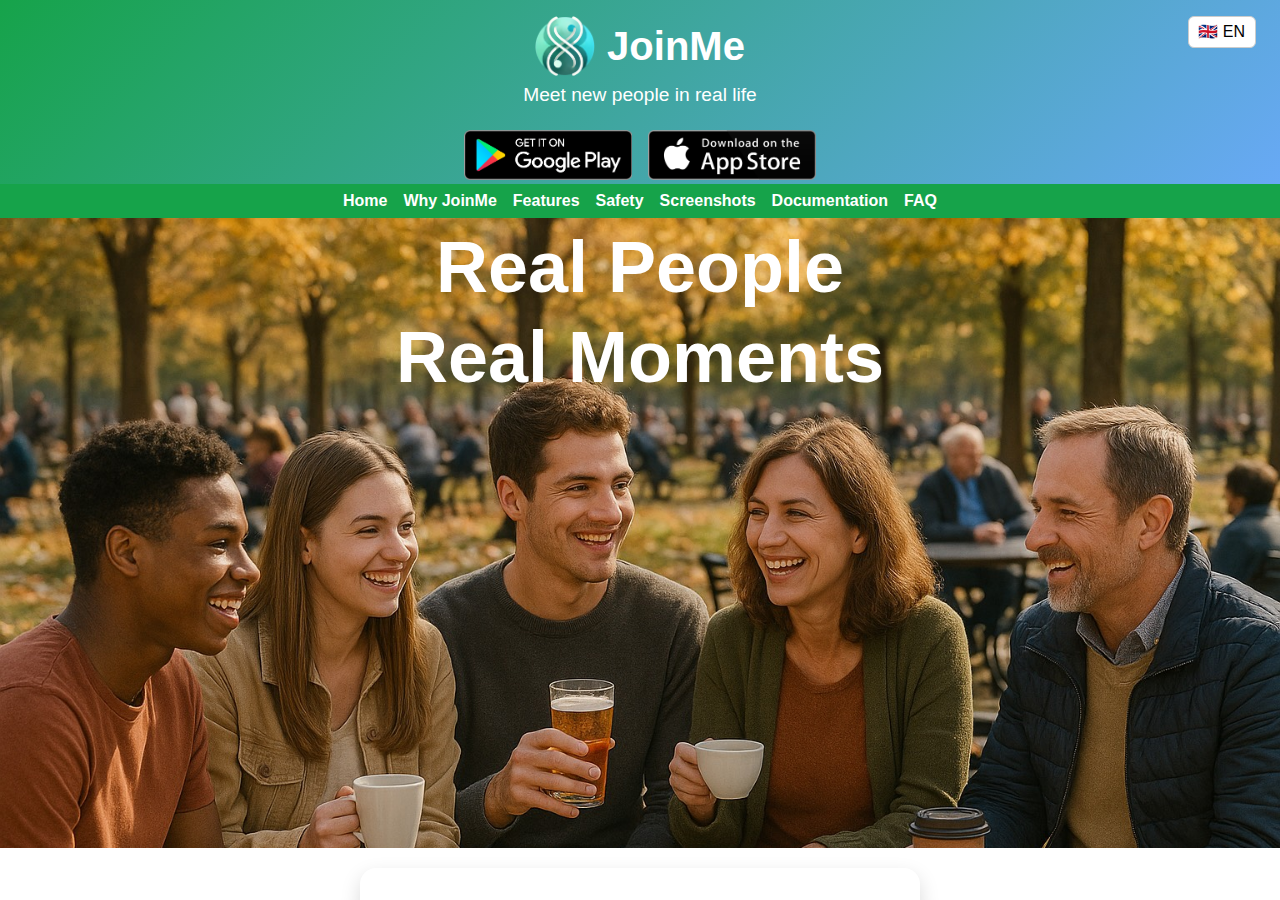
<file: index.html>
<!DOCTYPE html>
<html lang="en">
<head>
    <meta charset="UTF-8"/>
    <title data-i18n="webTitle">JoinMe | Meet New People</title>
    <link rel="icon" href="images/icon16.png" type="image/png">
    <meta name="viewport" content="width=device-width, initial-scale=1.0"/>
    <link rel="stylesheet" href="css/style.css?v=3"/>
</head>
<body>

<header>
    <div class="lang-menu">
        <select id="langSelector" onchange="setLang(this.value)">
            <option value="en">🇬🇧 EN</option>
            <option value="de">🇩🇪 DE</option>
        </select>
    </div>

    <div class="branding">
        <img src="images/logo.png" alt="JoinMe App Logo" class="logo"/>
        <h1 data-i18n="title">JoinMe</h1>
    </div>
    <p data-i18n="subtitle">Meet new people in real life</p>

    <div class="store-buttons">
        <a href="https://play.google.com/store/apps/details?id=YOUR_APP_ID" target="_blank">
            <img src="images/google-play.png" alt="Get it on Google Play" class="store-badge"/>
        </a>
        <a href="https://apps.apple.com/app/idYOUR_APP_ID" target="_blank">
            <img src="images/app-store.png" alt="Download on the App Store" class="store-badge"/>
        </a>
    </div>
    <nav>
        <a href="index.html" data-i18n="nav.home">Home</a>
        <a href="why.html" data-i18n="nav.why">Why JoinMe</a>
        <a href="how.html" data-i18n="nav.how">Features</a>
        <a href="safety.html" data-i18n="nav.safety">Safety</a>
        <a href="screenshots.html" data-i18n="nav.screenshots">Screenshots</a>
        <a href="documentation.html" data-i18n="nav.documentation">Documentation</a>
        <a href="faq.html" data-i18n="nav.faq">FAQ</a>
    </nav>
</header>


<div class="main-content">
    <div class="hero">
        <h1 data-i18n="title1">Real People</h1>
        <h1 data-i18n="title2">Real Moments</h1>
    </div>
    <div style="display: flex; flex-direction: column; gap: 2rem; align-items: center; justify-content: center; padding: 20px">
        <div class="hero-card">
            <p data-i18n="index.heroP1">In a world glued to screens, real human interaction has never been more
                important.</p>
            <img src="images/image_1.png" alt="People interacting" class="hero-image">
        </div>
        <div class="hero-card">
            <p>
                <span class="app-name">JoinMe </span>
                <span data-i18n="index.heroP2">is on a mission to turn technology into a bridge for meaningful, real-life connections.</span>
            </p>
            <img src="images/image_2.png" alt="People interacting" class="hero-image">
        </div>
        <div class="hero-card">
            <p data-i18n="index.heroP3">
                <span data-i18n="index.heroP3a">At</span> <span class="app-name">JoinMe</span> <span data-i18n="index.heroP3b">, it all starts with you — host activities or join inspiring ones around you. Like the idea? Download the app and dive in.</span>
                        </p>
            <div class="download-buttons">
                <a href="https://apps.apple.com" target="_blank">
                    <img src="images/app-store.png" alt="Download on the App Store">
                </a>
                <a href="https://play.google.com" target="_blank">
                    <img src="images/google-play.png" alt="Get it on Google Play">
                </a>
            </div>
        </div>

        <div class="why-intro">
            <p>You are the heart of JoinMe — start your own activities or discover and join the ones that inspire
                ayou.</p>

        </div>
    </div>
    <footer>
        <a href="privacy-policy.html" target="_blank" data-i18n="footer.privacyLink">Privacy Policy</a>
        <a href="terms.html" target="_blank" data-i18n="footer.termsLink">Terms</a>
        <a href="mailto:support@join-me-app.com" data-i18n="footer.contact">Contact</a>:
        <span class="support-email">support@join-me-app.com</span>
    </footer>
</div>


<script src="js/en.js?v=3"></script>
<script src="js/de.js?v=3"></script>
<script src="js/main.js?v=3"></script>
</body>
</html>
</file>
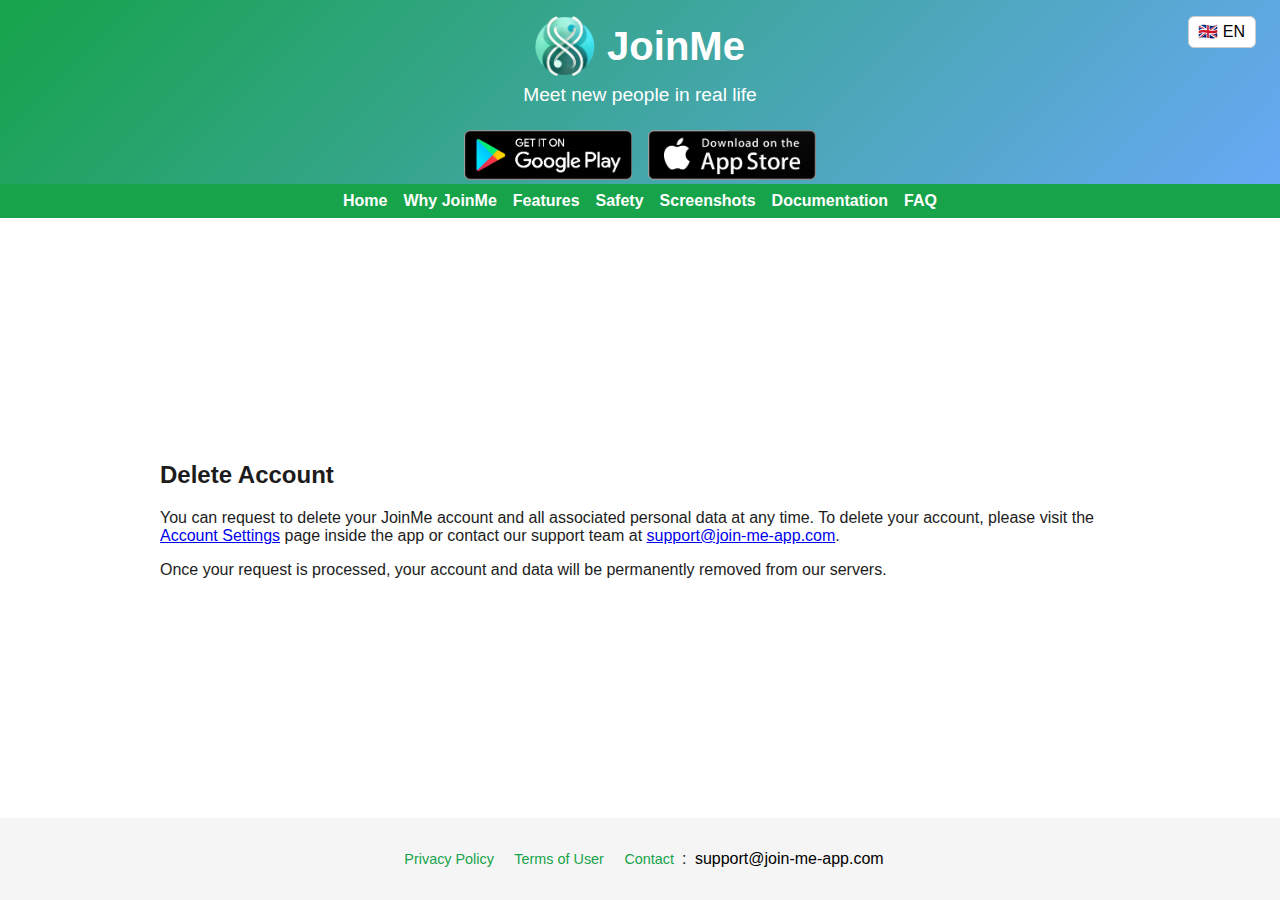
<file: documentation.html>
<!DOCTYPE html>
<html lang="en">
<head>
    <meta charset="UTF-8"/>
    <title data-i18n="webTitle">JoinMe | Meet New People</title>
        <link rel="icon" href="images/icon16.png" type="image/png">
    <title data-i18n="webTitle">JoinMe | Meet New People</title>
        <link rel="icon" href="images/icon16.png" type="image/png">
    <title>Why JoinMe</title>
    <meta name="viewport" content="width=device-width, initial-scale=1.0"/>
    <link rel="stylesheet" href="css/style.css?v=3"/>
</head>
<body>

<header>
    <div class="lang-menu">
        <select id="langSelector" onchange="setLang(this.value)">
            <option value="en">🇬🇧 EN</option>
            <option value="de">🇩🇪 DE</option>
        </select>
    </div>

    <div class="branding">
        <img src="images/logo.png" alt="JoinMe App Logo" class="logo"/>
        <h1 data-i18n="title">JoinMe</h1>
    </div>
    <p data-i18n="subtitle">Meet new people in real life</p>

    <div class="store-buttons">
        <a href="https://play.google.com/store/apps/details?id=YOUR_APP_ID" target="_blank">
            <img src="images/google-play.png" alt="Get it on Google Play" class="store-badge"/>
        </a>
        <a href="https://apps.apple.com/app/idYOUR_APP_ID" target="_blank">
            <img src="images/app-store.png" alt="Download on the App Store" class="store-badge"/>
        </a>
    </div>

    <nav>
        <a href="index.html" data-i18n="nav.home">Home</a>
        <a href="why.html" data-i18n="nav.why">Why JoinMe</a>
        <a href="how.html" data-i18n="nav.how">Features</a>
        <a href="safety.html" data-i18n="nav.safety">Safety</a>
        <a href="screenshots.html" data-i18n="nav.screenshots">Screenshots</a>
        <a href="documentation.html" data-i18n="nav.documentation">Documentation</a>  <!-- New link here -->
        <a href="faq.html" data-i18n="nav.faq">FAQ</a>
    </nav>
</header>

<div class="section">
    <h2 id="delete-account">Delete Account</h2>
    <p>
        You can request to delete your JoinMe account and all associated personal data at any time.
        To delete your account, please visit the <a href="/account-settings.html">Account Settings</a> page inside the
        app or contact our support team at
        <a href="mailto:support@join-me-app.com">support@join-me-app.com</a>.
    </p>
    <p>
        Once your request is processed, your account and data will be permanently removed from our servers.
    </p>
</div>
<footer>
    <a href="privacy-policy.html" target="_blank" data-i18n="footer.privacyLink">Privacy Policy</a>
    <a href="terms.html" target="_blank" data-i18n="footer.termsLink">Terms</a>
    <a href="mailto:support@join-me-app.com" data-i18n="footer.contact">Contact</a>:
    <span class="support-email">support@join-me-app.com</span>
</footer>
<script src="js/en.js?v=3"></script>
<script src="js/de.js?v=3"></script>
<script src="js/main.js?v=3"></script>
</body>
</html>
</file>
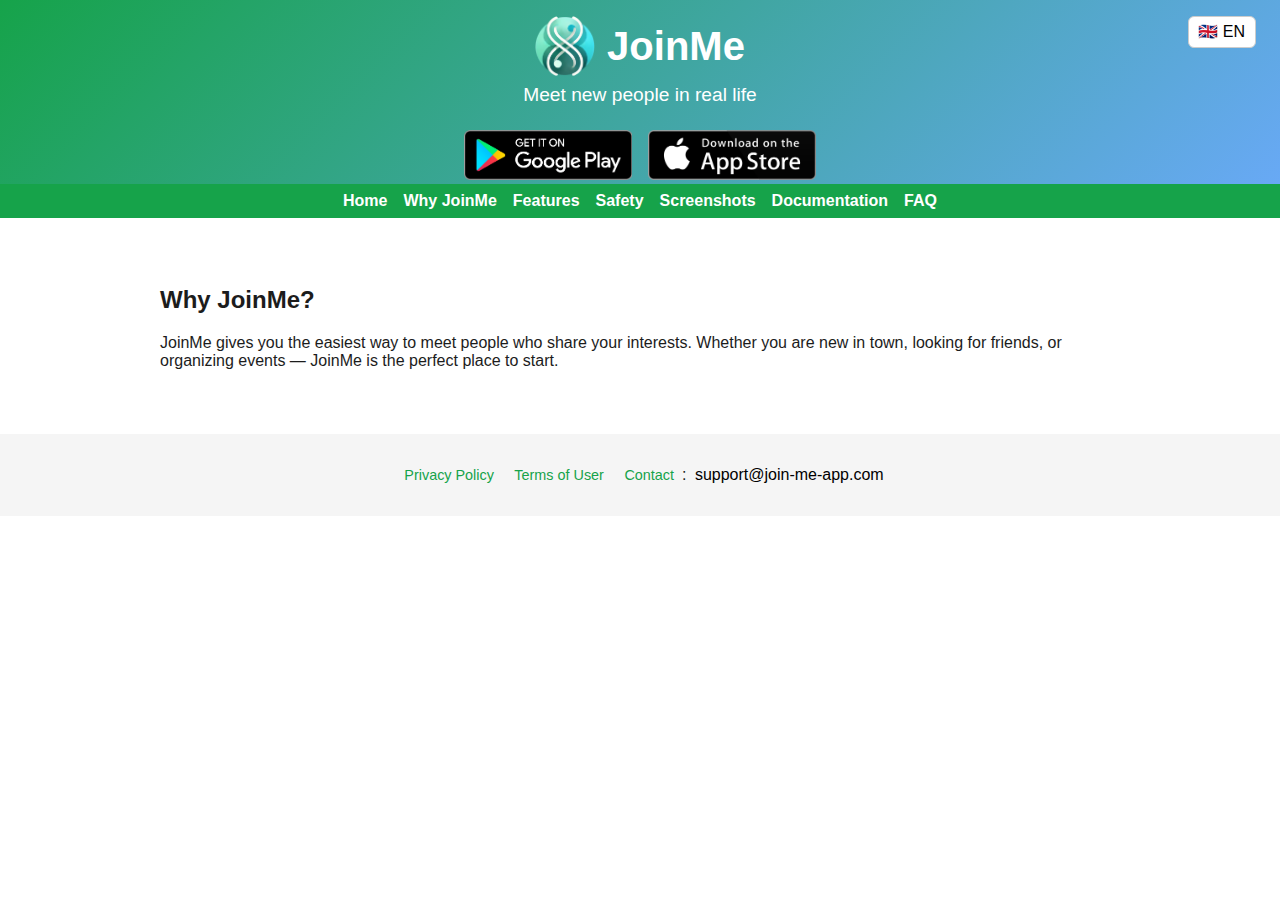
<file: faq.html>
<!DOCTYPE html>
<html lang="en">
<head>
    <meta charset="UTF-8"/>
    <title data-i18n="webTitle">JoinMe | Meet New People</title>
    <link rel="icon" href="images/icon16.png" type="image/png">
    <title>Why JoinMe</title>
    <meta name="viewport" content="width=device-width, initial-scale=1.0"/>
    <link rel="stylesheet" href="css/style.css?v=3"/>
</head>
<body>

<header>
    <div class="lang-menu">
        <select id="langSelector" onchange="setLang(this.value)">
            <option value="en">🇬🇧 EN</option>
            <option value="de">🇩🇪 DE</option>
        </select>
    </div>

    <div class="branding">
        <img src="images/logo.png" alt="JoinMe App Logo" class="logo"/>
        <h1 data-i18n="title">JoinMe</h1>
    </div>
    <p data-i18n="subtitle">Meet new people in real life</p>

    <div class="store-buttons">
        <a href="https://play.google.com/store/apps/details?id=YOUR_APP_ID" target="_blank">
            <img src="images/google-play.png" alt="Get it on Google Play" class="store-badge"/>
        </a>
        <a href="https://apps.apple.com/app/idYOUR_APP_ID" target="_blank">
            <img src="images/app-store.png" alt="Download on the App Store" class="store-badge"/>
        </a>
    </div>
    <nav>
        <a href="index.html" data-i18n="nav.home">Home</a>
        <a href="why.html" data-i18n="nav.why">Why JoinMe</a>
        <a href="how.html" data-i18n="nav.how">Features</a>
        <a href="safety.html" data-i18n="nav.safety">Safety</a>
        <a href="screenshots.html" data-i18n="nav.screenshots">Screenshots</a>
        <a href="documentation.html" data-i18n="nav.documentation">Documentation</a>  <!-- New link here -->
        <a href="faq.html" data-i18n="nav.faq">FAQ</a>
    </nav>
</header>

<div class="main-content">
<div class="section">
    <h2 data-i18n="why.title">Why JoinMe?</h2>
    <p data-i18n="why.text">
        JoinMe gives you the easiest way to meet people who share your interests. Whether you are new in town, looking
        for friends, or organizing events — JoinMe is the perfect place to start.
    </p>
</div>
<footer>
    <a href="privacy-policy.html" target="_blank" data-i18n="footer.privacyLink">Privacy Policy</a>
    <a href="terms.html" target="_blank" data-i18n="footer.termsLink">Terms</a>
    <a href="mailto:support@join-me-app.com" data-i18n="footer.contact">Contact</a>:
    <span class="support-email">support@join-me-app.com</span>
</footer>
</div>
<script src="js/en.js?v=3"></script>
<script src="js/de.js?v=3"></script>
<script src="js/main.js?v=3"></script>
</body>
</html>
</file>
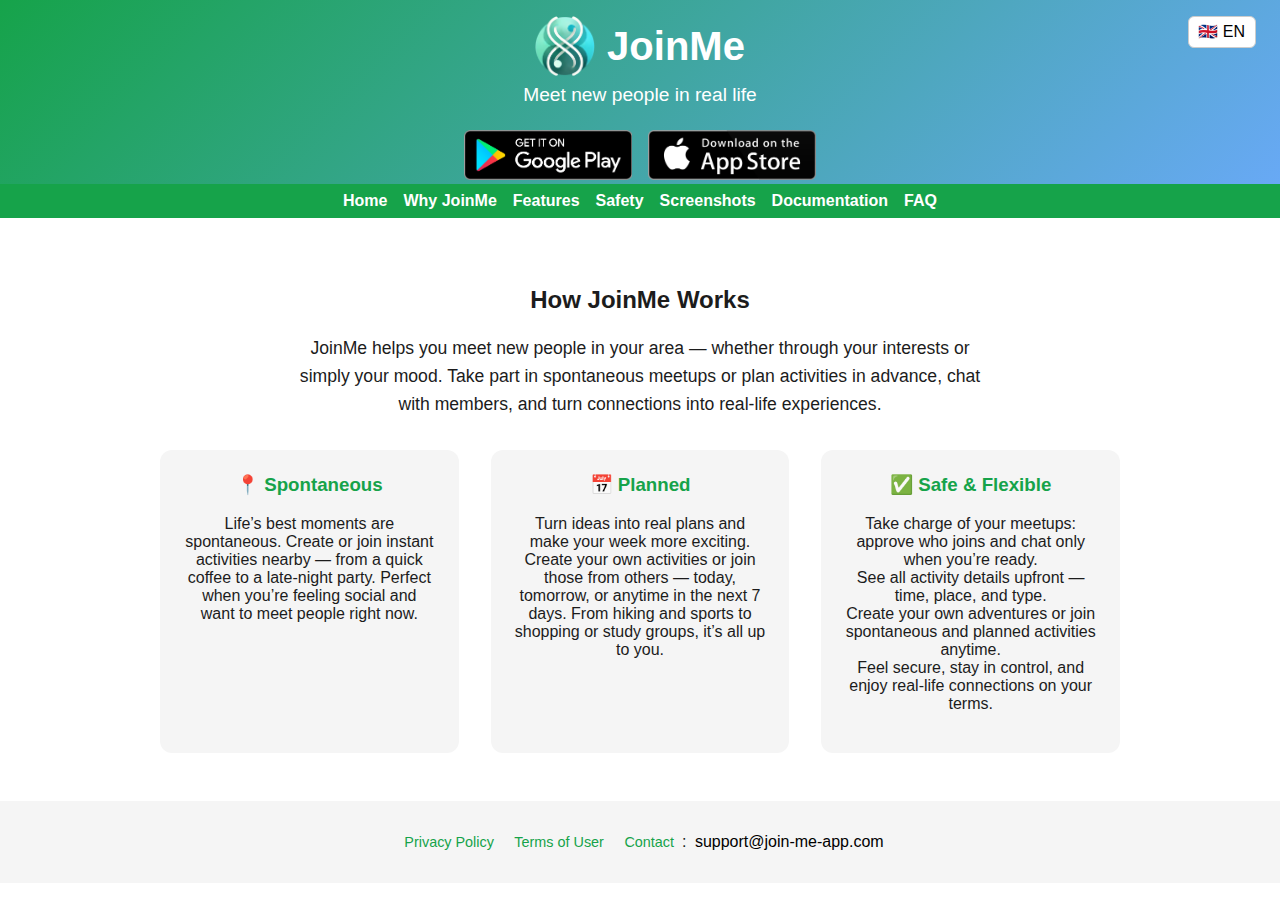
<file: how.html>
<!DOCTYPE html>
<html lang="en">
<head>
    <meta charset="UTF-8"/>
    <title data-i18n="webTitle">JoinMe | Meet New People</title>
    <link rel="icon" href="images/icon16.png" type="image/png">
    <meta name="viewport" content="width=device-width, initial-scale=1.0"/>
    <link rel="stylesheet" href="css/style.css?v=3"/>
</head>
<body>

<header>
    <div class="lang-menu">
        <select id="langSelector" onchange="setLang(this.value)">
            <option value="en">🇬🇧 EN</option>
            <option value="de">🇩🇪 DE</option>
        </select>
    </div>

    <div class="branding">
        <img src="images/logo.png" alt="JoinMe App Logo" class="logo"/>
        <h1 data-i18n="title">JoinMe</h1>
    </div>
    <p data-i18n="subtitle">Meet new people in real life</p>

    <div class="store-buttons">
        <a href="https://play.google.com/store/apps/details?id=YOUR_APP_ID" target="_blank">
            <img src="images/google-play.png" alt="Get it on Google Play" class="store-badge"/>
        </a>
        <a href="https://apps.apple.com/app/idYOUR_APP_ID" target="_blank">
            <img src="images/app-store.png" alt="Download on the App Store" class="store-badge"/>
        </a>
    </div>
    <nav>
        <a href="index.html" data-i18n="nav.home">Home</a>
        <a href="why.html" data-i18n="nav.why">Why JoinMe</a>
        <a href="how.html" data-i18n="nav.how">Features</a>
        <a href="safety.html" data-i18n="nav.safety">Safety</a>
        <a href="screenshots.html" data-i18n="nav.screenshots">Screenshots</a>
        <a href="documentation.html" data-i18n="nav.documentation">Documentation</a>  <!-- New link here -->
        <a href="faq.html" data-i18n="nav.faq">FAQ</a>

    </nav>
</header>

<div class="main-content">
    <div class="section why-joinme">
        <h2 data-i18n="index.heading">How JoinMe Works</h2>
       <div class="why-intro">
           <p data-i18n="index.description" >
               JoinMe helps you meet new people in your area — whether through your interests or simply your mood. Take part in spontaneous meetups or plan activities in advance, chat with members, and turn connections into real-life experiences.
           </p>
       </div>

        <div class="features">
            <div class="feature">
                <h3 data-i18n="feature1Title">📍 Spontaneous</h3>
                <p data-i18n="feature1Text">Life’s best moments are spontaneous. Create or join instant activities
                    nearby —
                    from a quick coffee to a late-night party. Perfect when you’re feeling social and want to meet
                    people
                    right now.</p>
            </div>
            <div class="feature">
                <h3 data-i18n="feature2Title">📅 Planned</h3>
                <p data-i18n="feature2Text">Turn ideas into real plans and make your week more exciting. Create your own
                    activities or join those from others — today, tomorrow, or anytime in the next 7 days. From hiking
                    and
                    sports to shopping or study groups, it’s all up to you.</p>
            </div>
            <div class="feature">
                <h3 data-i18n="feature3Title">✅ Safe & Flexible</h3>
                <p data-i18n="feature3Text">Take charge of your meetups: approve who joins and chat only when you’re
                    ready.
                    See all activity details upfront — time, place, and type.
                    Create your own adventures or join spontaneous and planned activities anytime.
                    Feel secure, stay in control, and enjoy real-life connections on your terms.</p>
            </div>
        </div>
    </div>

    <footer>
        <a href="privacy-policy.html" target="_blank" data-i18n="footer.privacyLink">Privacy Policy</a>
        <a href="terms.html" target="_blank" data-i18n="footer.termsLink">Terms</a>
        <a href="mailto:support@join-me-app.com" data-i18n="footer.contact">Contact</a>:
        <span class="support-email">support@join-me-app.com</span>
    </footer>
</div>
<script src="js/en.js?v=3"></script>
<script src="js/de.js?v=3"></script>
<script src="js/main.js?v=3"></script>
</body>
</html>
</file>
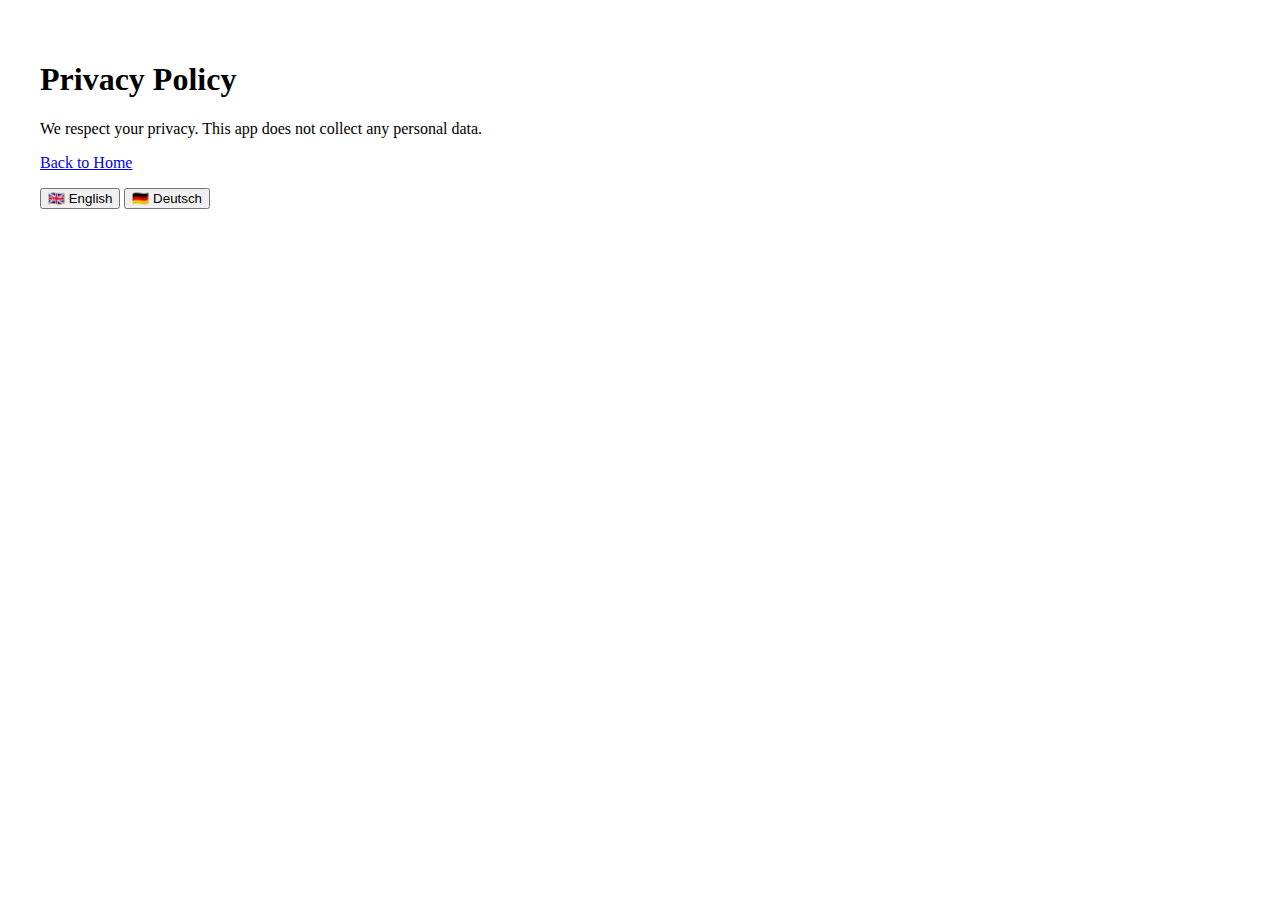
<file: privacy-policy.html>
<!DOCTYPE html>
<html lang="en">
<head>
  <meta charset="UTF-8" />
  <title>Privacy Policy – JoinMe</title>
  <script src="lang.js" defer></script>
</head>
<body>
  <div style="padding: 2em;">
    <h1 data-en="Privacy Policy" data-de="Datenschutzerklärung"></h1>
    <p data-en="We respect your privacy. This app does not collect any personal data."
       data-de="Wir respektieren Ihre Privatsphäre. Diese App sammelt keine persönlichen Daten."></p>

    <p><a href="/" data-en="Back to Home" data-de="Zurück zur Startseite"></a></p>

    <div>
      <button data-set-lang="en">🇬🇧 English</button>
      <button data-set-lang="de">🇩🇪 Deutsch</button>
    </div>
  </div>
</body>
</html>
</file>
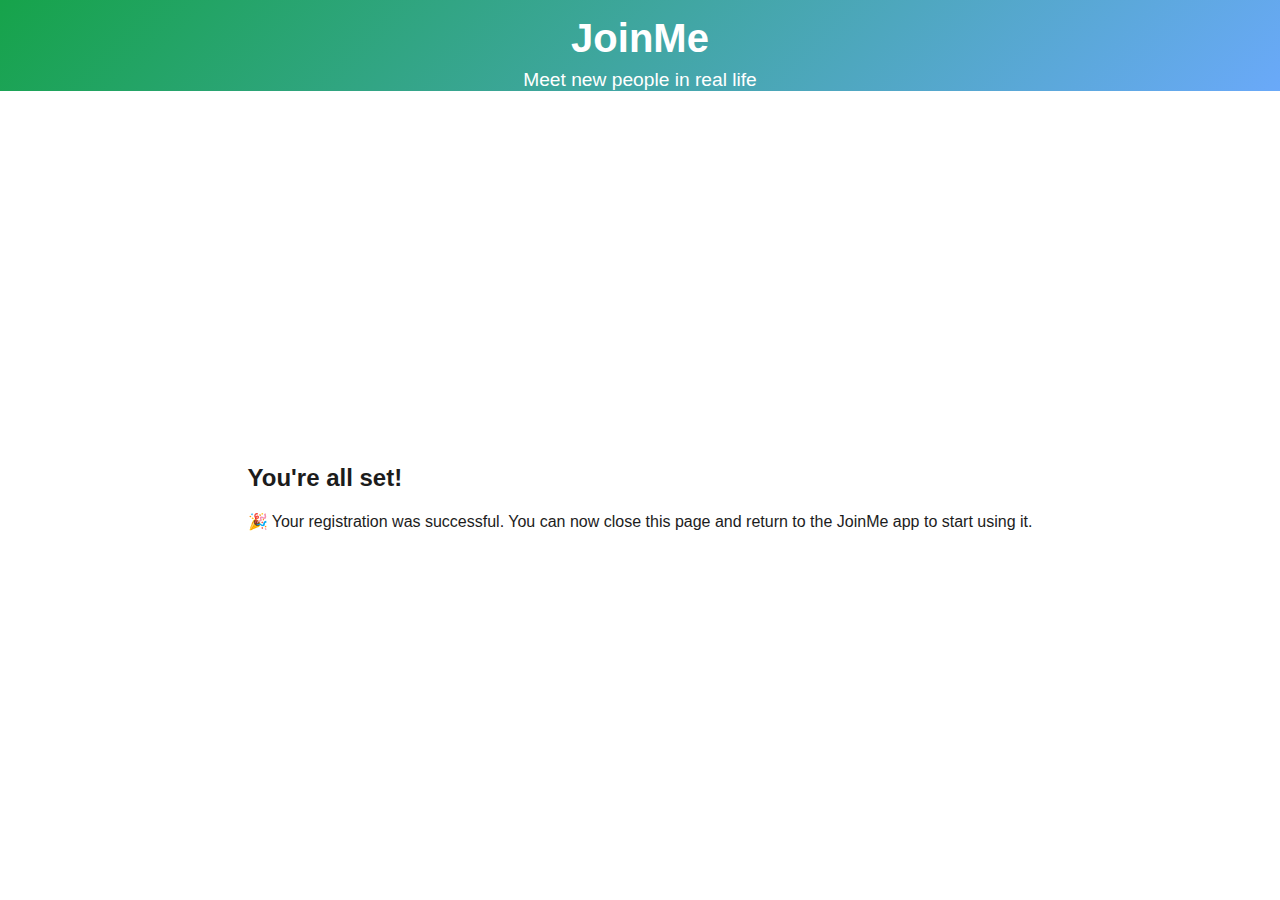
<file: registration.html>
<!DOCTYPE html>
<html lang="en">
<head>
    <meta charset="UTF-8"/>
    <title data-i18n="webTitle">JoinMe | Meet New People</title>
    <link rel="icon" href="images/icon16.png" type="image/png">
    <title data-i18n="registered.pageTitle">Registration Successful</title>
    <meta name="viewport" content="width=device-width, initial-scale=1.0"/>
    <link rel="stylesheet" href="css/style.css?v=3"/>
</head>
<body>

<header>
    <h1 data-i18n="title">JoinMe</h1>
    <p data-i18n="subtitle">Meet new people in real life</p>
</header>

<div class="section">
    <h2 data-i18n="registered.title">You're all set!</h2>
    <p data-i18n="registered.text">
        🎉 Your registration was successful. You can now close this page and return to the JoinMe app to start using it.
    </p>
</div>

<script src="js/en.js?v=3"></script>
<script src="js/de.js?v=3"></script>
<script src="js/main.js?v=3"></script>
<script>
    const urlParams = new URLSearchParams(window.location.search);
    const lang = urlParams.get('lang') || 'en';
    setLang(lang);
</script>
</body>
</html>
</file>
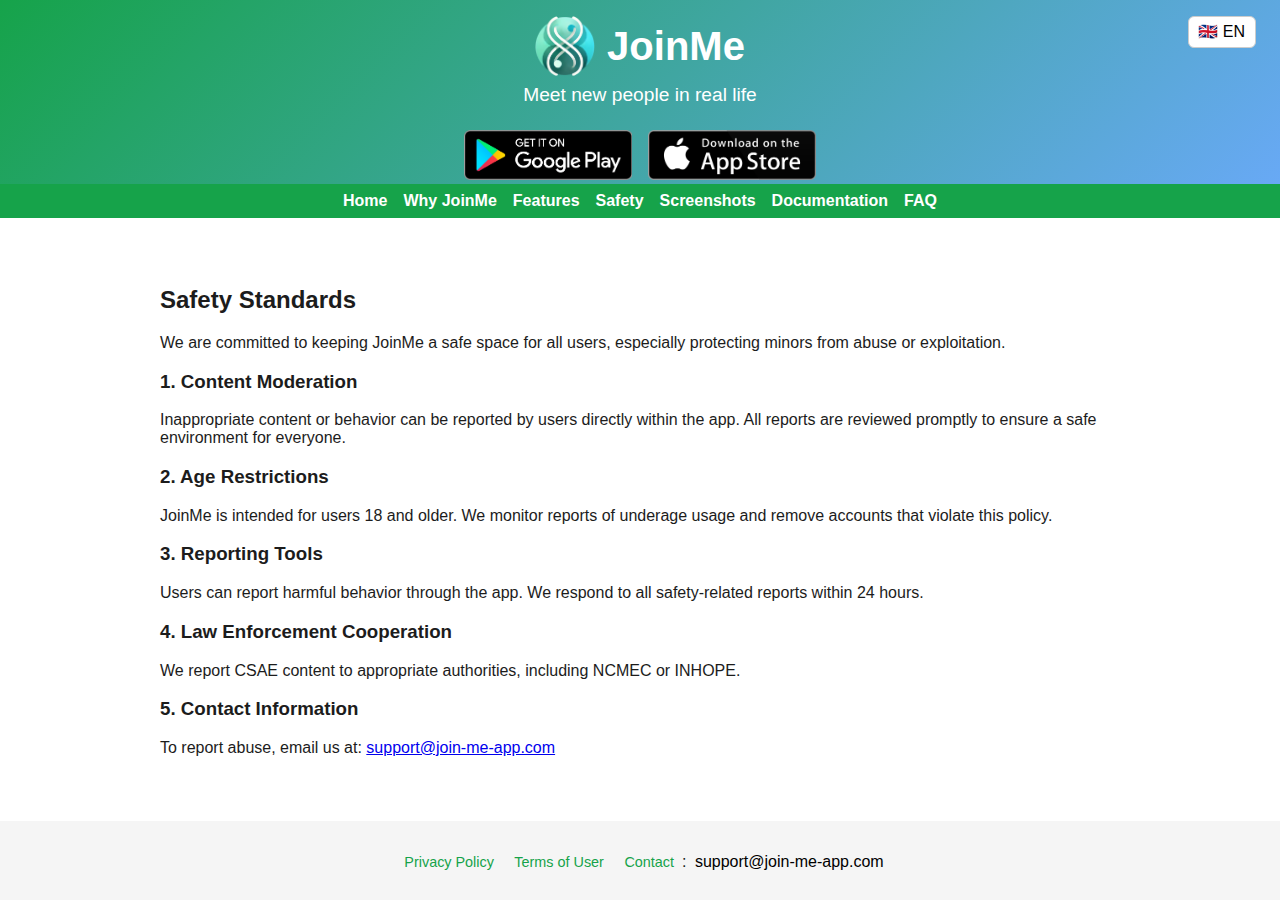
<file: safety.html>
<!DOCTYPE html>
<html lang="en">
<head>
    <meta charset="UTF-8"/>
    <title data-i18n="webTitle">JoinMe | Meet New People</title>
    <link rel="icon" href="images/icon16.png" type="image/png">
    <title data-i18n="safety.title">Safety Standards</title>
    <meta name="viewport" content="width=device-width, initial-scale=1.0"/>
    <link rel="stylesheet" href="css/style.css?v=3"/>
</head>
<body>

<header>
    <div class="lang-menu">
        <select id="langSelector" onchange="setLang(this.value)">
            <option value="en">🇬🇧 EN</option>
            <option value="de">🇩🇪 DE</option>
        </select>
    </div>

    <div class="branding">
        <img src="images/logo.png" alt="JoinMe App Logo" class="logo"/>
        <h1 data-i18n="title">JoinMe</h1>
    </div>
    <p data-i18n="subtitle">Meet new people in real life</p>

    <div class="store-buttons">
        <a href="https://play.google.com/store/apps/details?id=YOUR_APP_ID" target="_blank">
            <img src="images/google-play.png" alt="Get it on Google Play" class="store-badge"/>
        </a>
        <a href="https://apps.apple.com/app/idYOUR_APP_ID" target="_blank">
            <img src="images/app-store.png" alt="Download on the App Store" class="store-badge"/>
        </a>
    </div>
    <nav>
        <a href="index.html" data-i18n="nav.home">Home</a>
        <a href="why.html" data-i18n="nav.why">Why JoinMe</a>
        <a href="how.html" data-i18n="nav.how">Features</a>
        <a href="safety.html" data-i18n="nav.safety">Safety</a>
        <a href="screenshots.html" data-i18n="nav.screenshots">Screenshots</a>
        <a href="documentation.html" data-i18n="nav.documentation">Documentation</a>
        <a href="faq.html" data-i18n="nav.faq">FAQ</a>
    </nav>
</header>

<div class="main-content">
<main class="section">
    <h2 data-i18n="safety.title">Safety Standards</h2>

    <p data-i18n="safety.intro">
        We are committed to keeping JoinMe a safe space for all users, especially protecting minors from abuse or
        exploitation.
    </p>

    <h3 data-i18n="safety.section1.title">1. Content Moderation</h3>
    <p data-i18n="safety.section1.text">
        All content is monitored using automated tools and human moderation. Inappropriate content is promptly removed.
    </p>

    <h3 data-i18n="safety.section2.title">2. Age Restrictions</h3>
    <p data-i18n="safety.section2.text">
        JoinMe is intended for users 18 and older. We monitor reports of underage usage and remove accounts that violate
        this policy.
    </p>

    <h3 data-i18n="safety.section3.title">3. Reporting Tools</h3>
    <p data-i18n="safety.section3.text">
        Users can report harmful behavior through the app. We respond to all safety-related reports within 24 hours.
    </p>

    <h3 data-i18n="safety.section4.title">4. Law Enforcement Cooperation</h3>
    <p data-i18n="safety.section4.text">
        We report CSAE content to appropriate authorities, including NCMEC or INHOPE.
    </p>

    <h3 data-i18n="safety.section5.title">5. Contact Information</h3>
    <p>
        <span data-i18n="safety.section5.text">To report abuse, email us at</span>: <a
            href="mailto:support@join-me-app.com">support@join-me-app.com</a>
    </p>
</main>

<footer>
    <a href="privacy-policy.html" target="_blank" data-i18n="footer.privacyLink">Privacy Policy</a>
    <a href="terms.html" target="_blank" data-i18n="footer.termsLink">Terms</a>
    <a href="mailto:support@join-me-app.com" data-i18n="footer.contact">Contact</a>:
    <span class="support-email">support@join-me-app.com</span>
</footer>
</div>

<script src="js/en.js?v=3"></script>
<script src="js/de.js?v=3"></script>
<script src="js/main.js?v=3"></script>
</body>
</html>
</file>
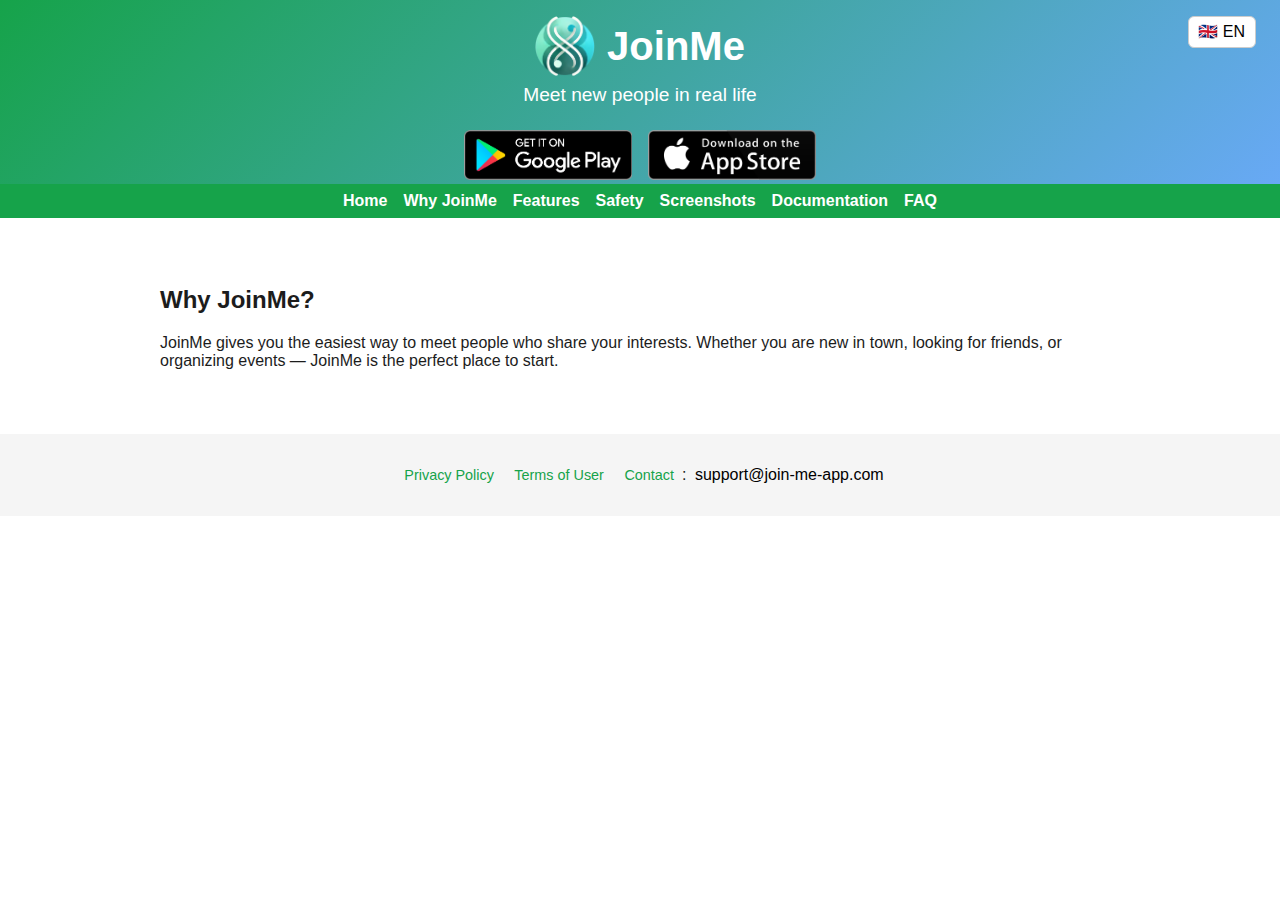
<file: screenshots.html>
<!DOCTYPE html>
<html lang="en">
<head>
    <meta charset="UTF-8"/>
    <title data-i18n="webTitle">JoinMe | Meet New People</title>
    <link rel="icon" href="images/icon16.png" type="image/png">
    <title>Why JoinMe</title>
    <meta name="viewport" content="width=device-width, initial-scale=1.0"/>
    <link rel="stylesheet" href="css/style.css?v=3"/>
</head>
<body>

<header>
    <div class="lang-menu">
        <select id="langSelector" onchange="setLang(this.value)">
            <option value="en">🇬🇧 EN</option>
            <option value="de">🇩🇪 DE</option>
        </select>
    </div>

    <div class="branding">
        <img src="images/logo.png" alt="JoinMe App Logo" class="logo"/>
        <h1 data-i18n="title">JoinMe</h1>
    </div>
    <p data-i18n="subtitle">Meet new people in real life</p>

    <div class="store-buttons">
        <a href="https://play.google.com/store/apps/details?id=YOUR_APP_ID" target="_blank">
            <img src="images/google-play.png" alt="Get it on Google Play" class="store-badge"/>
        </a>
        <a href="https://apps.apple.com/app/idYOUR_APP_ID" target="_blank">
            <img src="images/app-store.png" alt="Download on the App Store" class="store-badge"/>
        </a>
    </div>
    <nav>
        <a href="index.html" data-i18n="nav.home">Home</a>
        <a href="why.html" data-i18n="nav.why">Why JoinMe</a>
        <a href="how.html" data-i18n="nav.how">Features</a>
        <a href="safety.html" data-i18n="nav.safety">Safety</a>
        <a href="screenshots.html" data-i18n="nav.screenshots">Screenshots</a>
        <a href="documentation.html" data-i18n="nav.documentation">Documentation</a>  <!-- New link here -->
        <a href="faq.html" data-i18n="nav.faq">FAQ</a>
    </nav>
</header>
<div class="main-content">
<div class="section">
    <h2 data-i18n="why.title">Why JoinMe?</h2>
    <p data-i18n="why.text">
        JoinMe gives you the easiest way to meet people who share your interests. Whether you are new in town, looking
        for friends, or organizing events — JoinMe is the perfect place to start.
    </p>
</div>
<footer>
    <a href="privacy-policy.html" target="_blank" data-i18n="footer.privacyLink">Privacy Policy</a>
    <a href="terms.html" target="_blank" data-i18n="footer.termsLink">Terms</a>
    <a href="mailto:support@join-me-app.com" data-i18n="footer.contact">Contact</a>:
    <span class="support-email">support@join-me-app.com</span>
</footer>
</div>


<script src="js/en.js?v=3"></script>
<script src="js/de.js?v=3"></script>
<script src="js/main.js?v=3"></script>
</body>
</html>
</file>
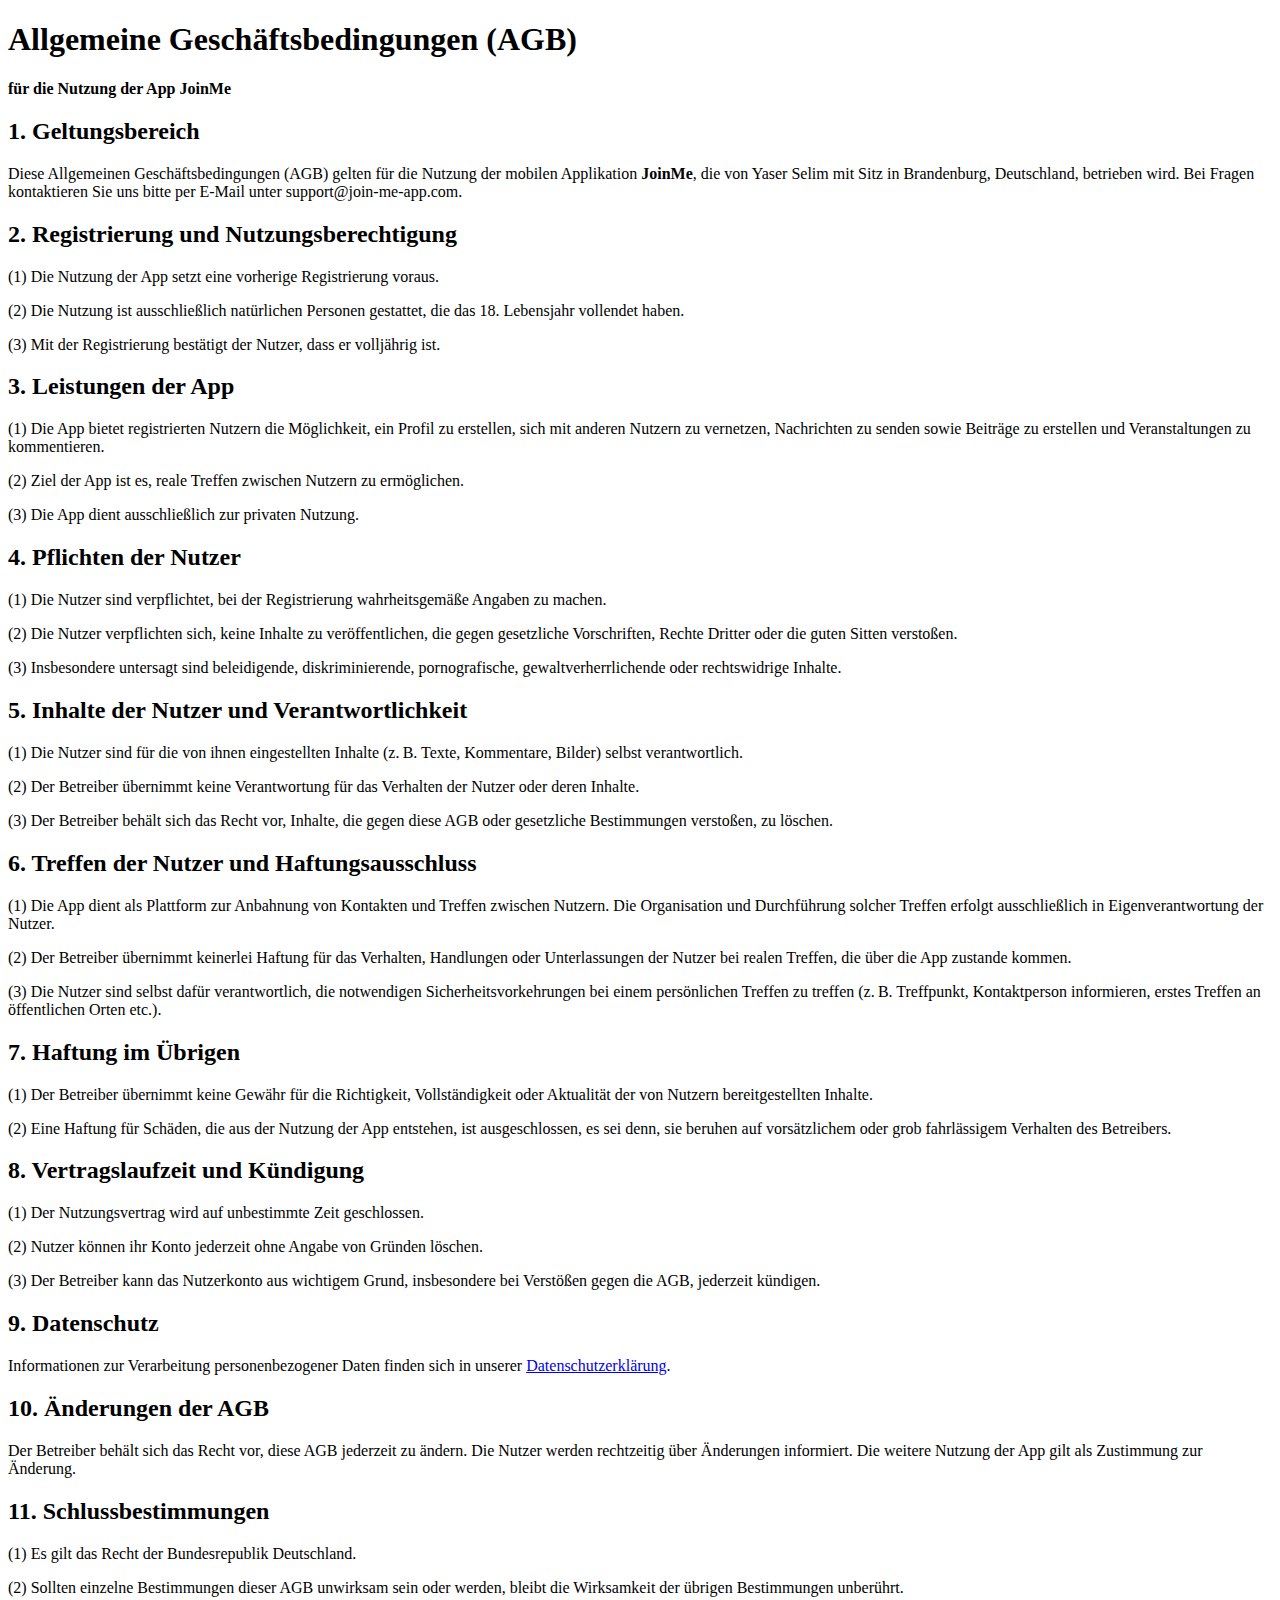
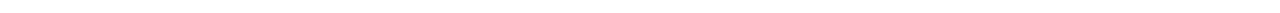
<file: terms.html>
<!DOCTYPE html>
<html lang="de">
<head>
  <meta charset="UTF-8" />
  <title>AGB – JoinMe</title>
</head>
<body>
<h1>Allgemeine Geschäftsbedingungen (AGB)</h1>
<p><strong>für die Nutzung der App JoinMe</strong></p>

<h2>1. Geltungsbereich</h2>
<p>Diese Allgemeinen Geschäftsbedingungen (AGB) gelten für die Nutzung der mobilen Applikation <strong>JoinMe</strong>, die von Yaser Selim mit Sitz in Brandenburg, Deutschland, betrieben wird. Bei Fragen kontaktieren Sie uns bitte per E-Mail unter support@join-me-app.com.</p>
<h2>2. Registrierung und Nutzungsberechtigung</h2>
<p>(1) Die Nutzung der App setzt eine vorherige Registrierung voraus.</p>
<p>(2) Die Nutzung ist ausschließlich natürlichen Personen gestattet, die das 18. Lebensjahr vollendet haben.</p>
<p>(3) Mit der Registrierung bestätigt der Nutzer, dass er volljährig ist.</p>

<h2>3. Leistungen der App</h2>
<p>(1) Die App bietet registrierten Nutzern die Möglichkeit, ein Profil zu erstellen, sich mit anderen Nutzern zu vernetzen, Nachrichten zu senden sowie Beiträge zu erstellen und Veranstaltungen zu kommentieren.</p>
<p>(2) Ziel der App ist es, reale Treffen zwischen Nutzern zu ermöglichen.</p>
<p>(3) Die App dient ausschließlich zur privaten Nutzung.</p>

<h2>4. Pflichten der Nutzer</h2>
<p>(1) Die Nutzer sind verpflichtet, bei der Registrierung wahrheitsgemäße Angaben zu machen.</p>
<p>(2) Die Nutzer verpflichten sich, keine Inhalte zu veröffentlichen, die gegen gesetzliche Vorschriften, Rechte Dritter oder die guten Sitten verstoßen.</p>
<p>(3) Insbesondere untersagt sind beleidigende, diskriminierende, pornografische, gewaltverherrlichende oder rechtswidrige Inhalte.</p>

<h2>5. Inhalte der Nutzer und Verantwortlichkeit</h2>
<p>(1) Die Nutzer sind für die von ihnen eingestellten Inhalte (z. B. Texte, Kommentare, Bilder) selbst verantwortlich.</p>
<p>(2) Der Betreiber übernimmt keine Verantwortung für das Verhalten der Nutzer oder deren Inhalte.</p>
<p>(3) Der Betreiber behält sich das Recht vor, Inhalte, die gegen diese AGB oder gesetzliche Bestimmungen verstoßen, zu löschen.</p>

<h2>6. Treffen der Nutzer und Haftungsausschluss</h2>
<p>(1) Die App dient als Plattform zur Anbahnung von Kontakten und Treffen zwischen Nutzern. Die Organisation und Durchführung solcher Treffen erfolgt ausschließlich in Eigenverantwortung der Nutzer.</p>
<p>(2) Der Betreiber übernimmt keinerlei Haftung für das Verhalten, Handlungen oder Unterlassungen der Nutzer bei realen Treffen, die über die App zustande kommen.</p>
<p>(3) Die Nutzer sind selbst dafür verantwortlich, die notwendigen Sicherheitsvorkehrungen bei einem persönlichen Treffen zu treffen (z. B. Treffpunkt, Kontaktperson informieren, erstes Treffen an öffentlichen Orten etc.).</p>

<h2>7. Haftung im Übrigen</h2>
<p>(1) Der Betreiber übernimmt keine Gewähr für die Richtigkeit, Vollständigkeit oder Aktualität der von Nutzern bereitgestellten Inhalte.</p>
<p>(2) Eine Haftung für Schäden, die aus der Nutzung der App entstehen, ist ausgeschlossen, es sei denn, sie beruhen auf vorsätzlichem oder grob fahrlässigem Verhalten des Betreibers.</p>

<h2>8. Vertragslaufzeit und Kündigung</h2>
<p>(1) Der Nutzungsvertrag wird auf unbestimmte Zeit geschlossen.</p>
<p>(2) Nutzer können ihr Konto jederzeit ohne Angabe von Gründen löschen.</p>
<p>(3) Der Betreiber kann das Nutzerkonto aus wichtigem Grund, insbesondere bei Verstößen gegen die AGB, jederzeit kündigen.</p>

<h2>9. Datenschutz</h2>
<p>Informationen zur Verarbeitung personenbezogener Daten finden sich in unserer <a href="/datenschutzerklaerung.html">Datenschutzerklärung</a>.</p>

<h2>10. Änderungen der AGB</h2>
<p>Der Betreiber behält sich das Recht vor, diese AGB jederzeit zu ändern. Die Nutzer werden rechtzeitig über Änderungen informiert. Die weitere Nutzung der App gilt als Zustimmung zur Änderung.</p>

<h2>11. Schlussbestimmungen</h2>
<p>(1) Es gilt das Recht der Bundesrepublik Deutschland.</p>
<p>(2) Sollten einzelne Bestimmungen dieser AGB unwirksam sein oder werden, bleibt die Wirksamkeit der übrigen Bestimmungen unberührt.</p>
</body>
</html>
</file>
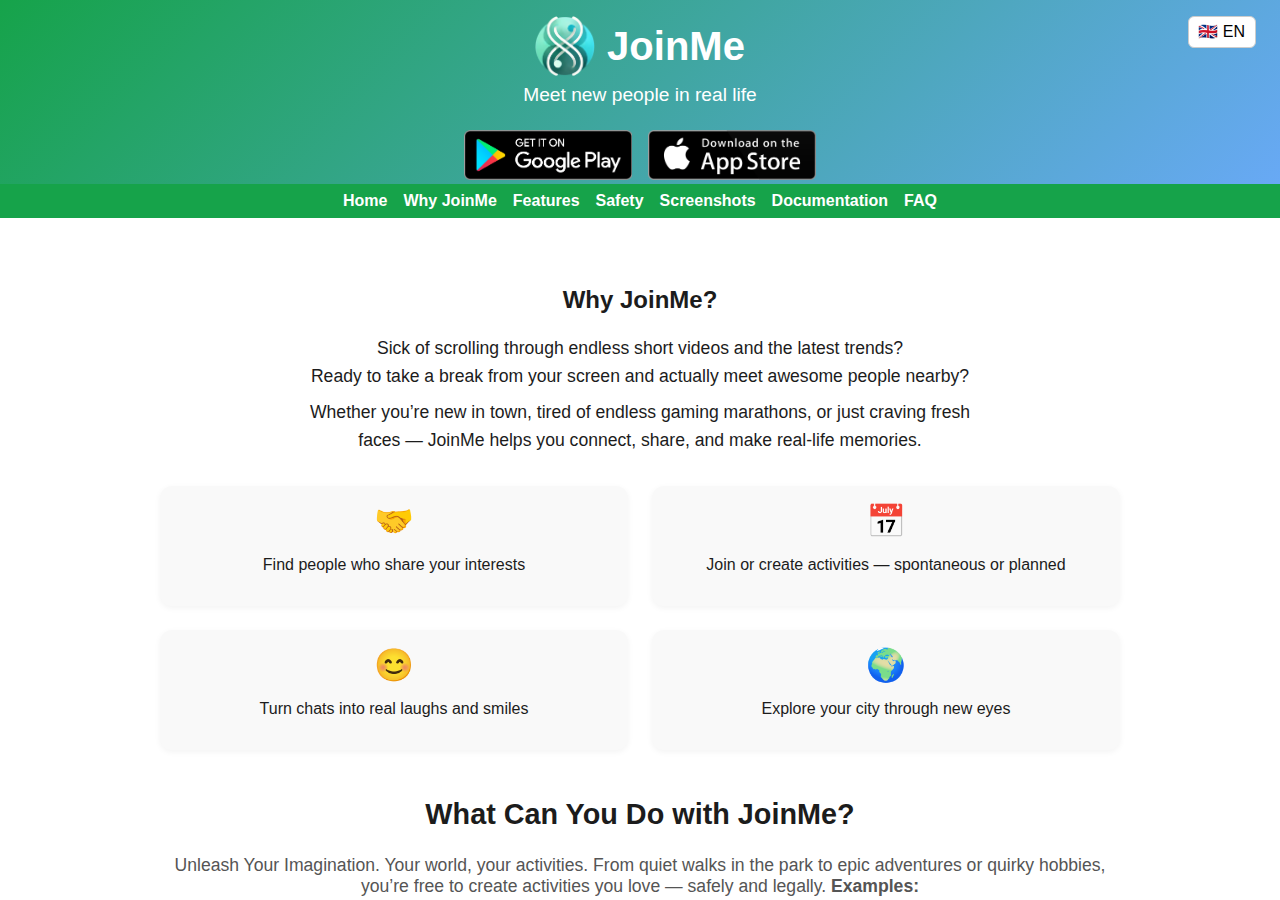
<file: why.html>
<!DOCTYPE html>
<html lang="en">
<head>
    <meta charset="UTF-8"/>
    <title data-i18n="webTitle">JoinMe | Meet New People</title>
    <link rel="icon" href="images/icon16.png" type="image/png">
    <title>Why JoinMe</title>
    <meta name="viewport" content="width=device-width, initial-scale=1.0"/>
    <link rel="stylesheet" href="css/style.css?v=3"/>
</head>
<body>

<header>
    <div class="lang-menu">
        <select id="langSelector" onchange="setLang(this.value)">
            <option value="en">🇬🇧 EN</option>
            <option value="de">🇩🇪 DE</option>
        </select>
    </div>

    <div class="branding">
        <img src="images/logo.png" alt="JoinMe App Logo" class="logo"/>
        <h1 data-i18n="title">JoinMe</h1>
    </div>
    <p data-i18n="subtitle">Meet new people in real life</p>

    <div class="store-buttons">
        <a href="https://play.google.com/store/apps/details?id=YOUR_APP_ID" target="_blank">
            <img src="images/google-play.png" alt="Get it on Google Play" class="store-badge"/>
        </a>
        <a href="https://apps.apple.com/app/idYOUR_APP_ID" target="_blank">
            <img src="images/app-store.png" alt="Download on the App Store" class="store-badge"/>
        </a>
    </div>

    <nav>
        <a href="index.html" data-i18n="nav.home">Home</a>
        <a href="why.html" data-i18n="nav.why">Why JoinMe</a>
        <a href="how.html" data-i18n="nav.how">Features</a>
        <a href="safety.html" data-i18n="nav.safety">Safety</a>
        <a href="screenshots.html" data-i18n="nav.screenshots">Screenshots</a>
        <a href="documentation.html" data-i18n="nav.documentation">Documentation</a>
        <a href="faq.html" data-i18n="nav.faq">FAQ</a>
    </nav>
</header>
<div class="main-content">
    <div class="section why-joinme">
        <h2 data-i18n="why.title">Why JoinMe?</h2>

        <div class="why-intro">
            <p data-i18n="why.text1">
                Sick of scrolling through endless short videos and the latest trends?
                Ready to take a break from your screen and actually meet awesome people nearby?
            </p>
            <p data-i18n="why.text2">
                Whether you’re new in town, tired of endless gaming marathons, or just craving fresh faces — JoinMe
                helps
                you connect, share, and make real-life memories.
            </p>
        </div>

        <!-- Key Benefits -->
        <div class="benefits-grid">
            <div class="benefit">
                <span class="emoji">🤝</span>
                <p data-i18n="why.benefit1">Find people who share your interests</p>
            </div>
            <div class="benefit">
                <span class="emoji">📅</span>
                <p data-i18n="why.benefit2">Join or create activities — spontaneous or planned</p>
            </div>
            <div class="benefit">
                <span class="emoji">😊</span>
                <p data-i18n="why.benefit3">Turn chats into real laughs and smiles</p>
            </div>
            <div class="benefit">
                <span class="emoji">🌍</span>
                <p data-i18n="why.benefit4">Explore your city through new eyes</p>
            </div>
        </div>

        <!-- Activities -->
        <section class="activities">
            <h2 data-i18n="why.activitiesTitle">What Can You Do with JoinMe?</h2>
            <p style="font-size: 1.1rem; color: #555; margin-bottom: 1rem;">
            <span data-i18n="why.activitiesSubtitle">Unleash Your Imagination. Your world, your activities.
            From quiet walks in the park to epic adventures or quirky hobbies,
            you’re free to create activities you love — safely and legally.</span>
                <b data-i18n="why.examples">Examples:</b>
            </p>

            <div class="activities-grid">
                <div class="activity-card" data-i18n="why.activity1">🌿 Go for a walk in the park and try to name the
                    plants
                    together
                </div>
                <div class="activity-card" data-i18n="why.activity2">🧗‍♀️ Discover local climbing gyms with other
                    adventurers
                </div>
                <div class="activity-card" data-i18n="why.activity3">🎨 Join a street art or sketch walk with creative
                    minds
                </div>
                <div class="activity-card" data-i18n="why.activity4">📚 Organize a chill coffee & book chat at your
                    favorite
                    café
                </div>
                <div class="activity-card" data-i18n="why.activity6">🚴‍♂️ Explore your city on a group bike ride</div>
                <div class="activity-card" data-i18n="why.activity7">🎤 Find others who love karaoke and belt out some
                    tunes
                </div>
            </div>
            <p class="closing" data-i18n="why.end">The only limit is your imagination — go create memorable moments.</p>
        </section>
    </div>

    <footer>
        <a href="privacy-policy.html" target="_blank" data-i18n="footer.privacyLink">Privacy Policy</a>
        <a href="terms.html" target="_blank" data-i18n="footer.termsLink">Terms</a>
        <a href="mailto:support@join-me-app.com" data-i18n="footer.contact">Contact</a>:
        <span class="support-email">support@join-me-app.com</span>
    </footer>
</div>

<!-- translations -->
<script src="js/en.js?v=3"></script>
<script src="js/de.js?v=3"></script>
<script src="js/main.js?v=3"></script>
</body>
</html>
</file>
<file: css/style.css>
:root {
    --primary: #16a34a;
    --dark: #1c1c1c;
    --light: #ffffff;
    --accent: #f5f5f5;
}


html, body {
    overflow-x: hidden;
    max-width: 100%;
    height: 100%;
    margin: 0;
    display: flex;
    flex-direction: column;
}

body {
    font-family: 'Segoe UI', sans-serif;
    background: var(--light);
    color: var(--dark);
}

header {
    background: linear-gradient(135deg, var(--primary), #6aa9f9);
    padding: 1rem 0 0 0;
    color: white;
    position: sticky;
    width: 100%;
    text-align: center;
}

.main-content {
    overflow-y: auto;
}

header h1 {
    margin: 0;
    font-size: 2.5rem;
}

header p {
    margin: 0.5rem 0 0;
    font-size: 1.2rem;
}

.branding {
    display: flex;
    align-items: center;
    justify-content: center;
    gap: 0.75rem;
}

.logo {
    width: 60px;
    height: auto;
}

.store-buttons {
    margin-top: 1.5rem;
    display: flex;
    justify-content: center;
    gap: 1rem;
}

.store-badge {
    height: 50px;
    transition: transform 0.3s ease, filter 0.3s ease;
}

.store-badge:hover {
    transform: scale(1.05);
    filter: brightness(1.1);
    cursor: pointer;
}


nav {
    width: 100%;
    background: var(--primary);
    padding-top: 0.5rem;
    padding-bottom: 0.5rem;
    display: flex;
    flex-wrap: wrap;
    justify-content: center;
    gap: 1rem;
}

nav a {
    color: white;
    text-decoration: none;
    font-weight: bold;
}

nav a:hover {
    text-decoration: underline;
}

.lang-menu {
    position: absolute;
    top: 1rem;
    right: 1.5rem;
    z-index: 1000;
}

.lang-menu select {
    font-size: 1rem;
    padding: 0.4rem 0.6rem;
    border-radius: 6px;
    border: 1px solid #ccc;
    background: white;
    min-width: 3rem;
    max-width: 5rem;
    appearance: none;
    cursor: pointer;
}

@media (max-width: 600px) {
    .lang-menu {
        top: 0.5rem;
        right: 1rem;
    }

    .lang-menu select {
        font-size: 0.9rem;
        padding: 0.3rem 0.5rem;
        min-width: 2rem;
    }
}


.section {
    padding: 3rem 1rem;
    max-width: 960px;
    margin: auto;
}

.features {
    display: flex;
    flex-wrap: wrap;
    gap: 2rem;
    margin-top: 2rem;
}

.feature {
    flex: 1 1 250px;
    background: var(--accent);
    padding: 1.5rem;
    border-radius: 12px;
}

.feature h3 {
    margin-top: 0;
    color: var(--primary);
}


footer {
    text-align: center;
    padding: 2rem 1rem;
    background: var(--accent);
}

footer a {
    margin: 0 0.5rem;
    color: var(--primary);
    text-decoration: none;
    font-size: 0.9rem;
}

footer a:hover {
    text-decoration: underline;
}

footer .support-email {
    color: #000;
    font-weight: 500;
    margin-left: 0.25rem;
}

.why-joinme {
    padding: 3rem 1rem;
    text-align: center;
}

.why-intro p {
    max-width: 700px;
    margin: 0.5rem auto;
    font-size: 1.1rem;
    line-height: 1.6;
}

.benefits-grid {
    display: grid;
    grid-template-columns: repeat(2, 1fr);
    grid-template-rows: repeat(2, auto);
    gap: 1.5rem;
    margin: 2rem 0;
}

.benefit {
    background: #f9f9f9;
    padding: 1rem;
    border-radius: 12px;
    box-shadow: 0 2px 6px rgba(0, 0, 0, 0.05);
}

.benefit .emoji {
    font-size: 2rem;
    display: block;
    margin-bottom: 0.5rem;
}

.activities {
    margin-top: 3rem;
}

.activities h2 {
    font-size: 1.8rem;
    margin-bottom: 1.5rem;
}

.activities-grid {
    display: grid;
    grid-template-columns: repeat(3, 1fr);
    grid-template-rows: repeat(2, auto);
    gap: 1.5rem;
}

.activity-card {
    background: #fff;
    border-radius: 12px;
    padding: 1rem;
    box-shadow: 0 4px 10px rgba(0, 0, 0, 0.05);
    font-size: 1rem;
    line-height: 1.4;
    transition: transform 0.2s ease, box-shadow 0.2s ease;
}

.activity-card:hover {
    transform: translateY(-5px);
    box-shadow: 0 8px 20px rgba(0, 0, 0, 0.1);
}

.activities .closing {
    text-align: center;
    font-weight: 600;
    font-size: 1.2rem;
    margin-top: 2rem;
    color: var(--primary);
}

.hero {
    padding: 0;
    position: relative;
    width: 100%;
    height: 70vh;
    background-image: url('../images/foreground.png');
    background-size: cover;
    background-position: top center;
    background-repeat: no-repeat;
    justify-content: center;
    align-items: center;
    color: white;
    text-align: center;
    overflow: hidden;
}

.hero h1 {
    margin: 0.5rem 0;
    font-size: 4.5rem;
    color: white;
}

.hero p {
    font-size: 1.2rem;
    margin: 0;
}


@media (max-width: 600px) {
    .features {
        flex-direction: column;
    }
}

@media (max-width: 600px) {
    .hero h1 {
        font-size: 2.2rem;
        line-height: 1.3;
        padding: 0 1rem;
    }
}
.hero-image {
    margin-top: 1rem;
    max-width: 100%;
    border-radius: 0.75rem;
    box-shadow: 0 0.25rem 0.75rem rgba(0, 0, 0, 0.1);
}

.hero-card {
    background-color: #ffffff;
    padding: 2.5rem 1.875rem;
    border-radius: 1rem;
    box-shadow: 0 0.5rem 1.25rem rgba(0, 0, 0, 0.15);
    max-width: 31.25rem;
    text-align: center;
}

.hero-card p,
.hero-card span{
    font-size: 2.1rem;
    margin-bottom: 20px;
    color: #333;

}

@media (max-width: 48rem) {
    .hero-card {
        background-color: #ffffff;
        padding: 3rem 2rem;
        border-radius: 1rem;
        box-shadow: 0 0.375rem 0.9375rem rgba(0, 0, 0, 0.15);
        max-width: 90%;
        margin: 1.25rem auto;
        text-align: center;
    }

    .hero-card p,
    .hero-card span {
        font-size: 1.5rem;
        margin-bottom: 1rem;
        color: #333;
        font-weight: bold;
    }

}

.download-buttons {
    display: flex;
    gap: 1rem;
    justify-content: center;
    margin-top: 1.5rem;
  flex-wrap: wrap;
}

.download-buttons img {
    height: 3rem;
  max-width: 100%;
  flex-shrink: 1;
  object-fit: contain;
    transition: transform 0.2s;
}

.download-buttons img:hover {
    transform: scale(1.05);
}
.app-name {
    font-weight: bold;
    color: var(--primary) !important;
}
</file>
